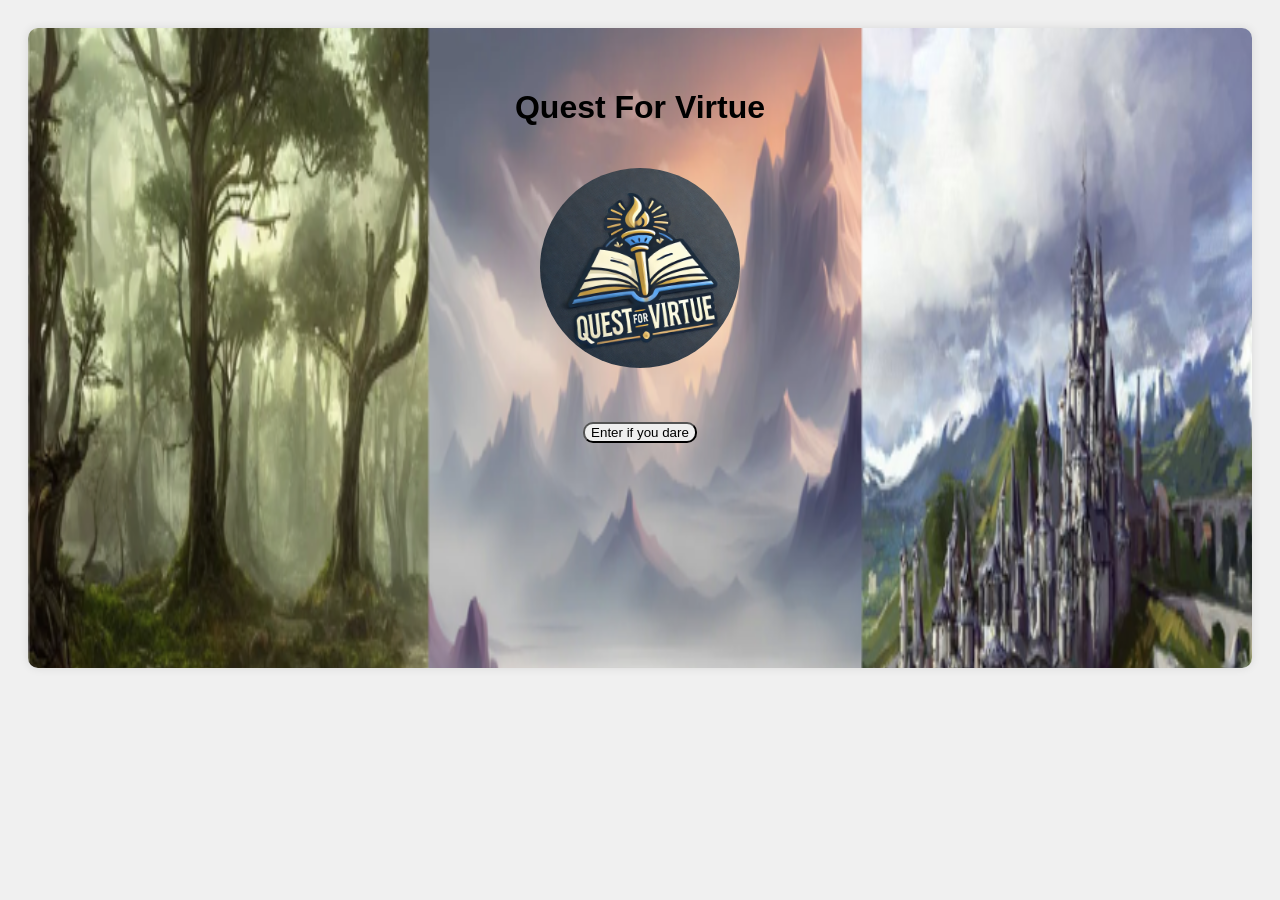
<file: index.html>
<!DOCTYPE html>
<html lang="en">
<head>
    <meta charset="UTF-8">
    <meta name="viewport" content="width=device-width, initial-scale=1.0">
    <title>Quest For Virtue</title>
    <link rel="stylesheet" href="styles.css">
    <link rel="shortcut icon" type="image/x-icon" href="logo.png">
</head>
<!--Here is a comment-->
<body>
    <div id = "landing-container">
        <div>
        <h1>Quest For Virtue</h1>
        <div id = "img-container">
            <img src="logo.png"/>

            
        </div>

            <a href="home.html"><button>Enter if you dare</button></a>

    </div>
    




</body>
</html>
</file>
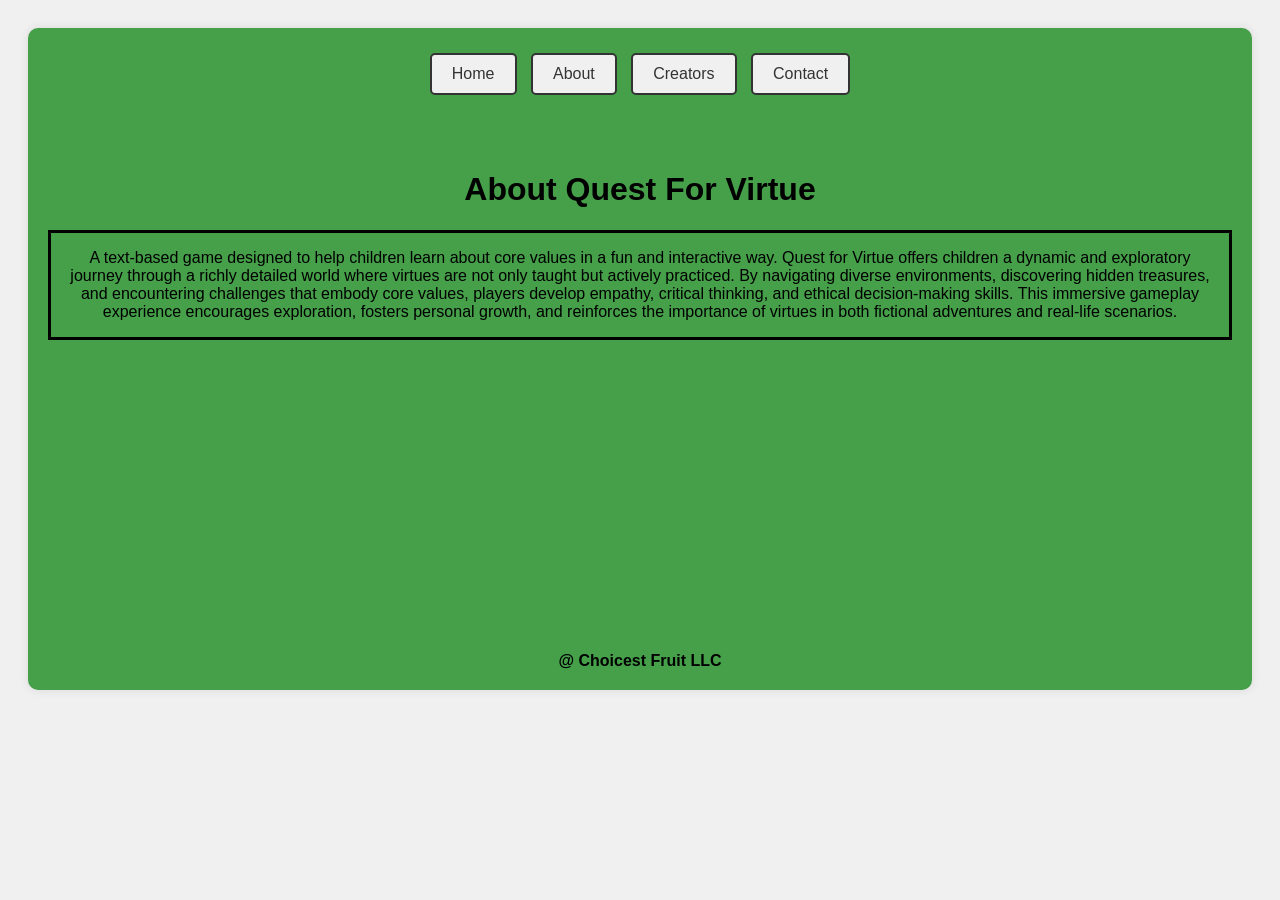
<file: about.html>
<!DOCTYPE html>
<html lang="en">
<head>
    <meta charset="UTF-8">
    <meta name="viewport" content="width=device-width, initial-scale=1.0">
    <title>Enchanted Adventure</title>
    <link rel="stylesheet" href="about.css">
    <link rel="shortcut icon" type="image/x-icon" href="logo.png">
</head>
<body>

    <div id="about-container">

        <div id="navbar">
            <a href="home.html">Home</a>
            <a href="about.html">About</a>
            <a href="creators.html">Creators</a>
            <a href="contact.html">Contact</a>
        </div>

        <div id="about-us">
            <h1>About Quest For Virtue</h1>
            <p class="animated-text">
                A text-based game designed to help children learn about core values 
                in a fun and interactive way. Quest for Virtue offers children a dynamic
                and exploratory journey through a richly detailed world where virtues are
                not only taught but actively practiced. By navigating diverse environments,
                discovering hidden treasures, and encountering challenges that embody core 
                values, players develop empathy, critical thinking, and ethical decision-making skills.
                This immersive gameplay experience encourages exploration, fosters personal growth,
                and reinforces the importance of virtues in both fictional adventures and real-life scenarios.
            </p>
        </div>

        <div id="footer">
            <h1>@ Choicest Fruit LLC</h1>
        </div>

    </div>

</body>
</html>
</file>
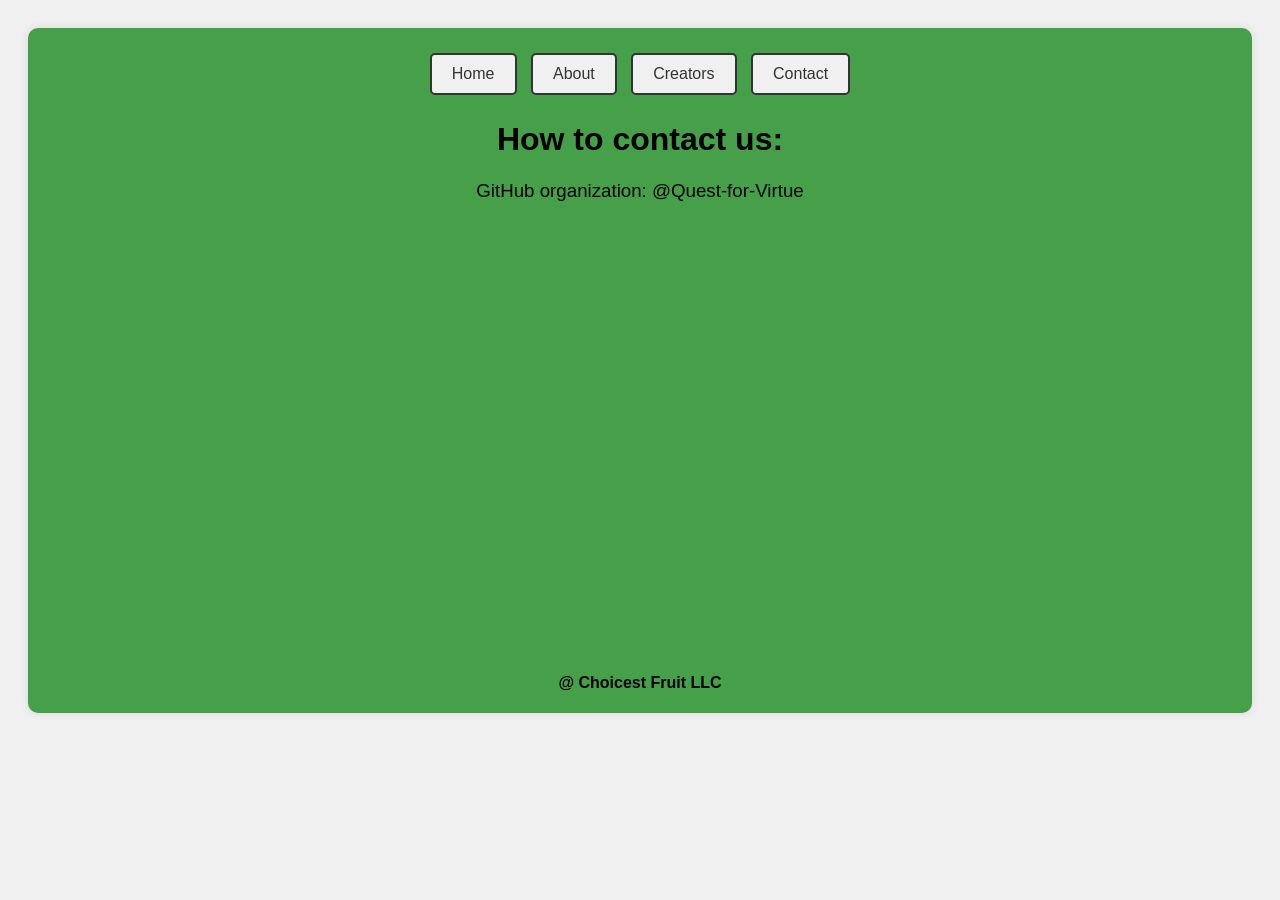
<file: contact.html>
<!DOCTYPE html>
<html lang="en">
<head>
    <meta charset="UTF-8">
    <meta name="viewport" content="width=device-width, initial-scale=1.0">
    <title>Enchanted Adventure</title>
    <link rel="stylesheet" href="contact.css">
    <link rel="shortcut icon" type="image/x-icon" href="logo.png">
</head>
<body>

    <div id="contacts-container">

        <div id="navbar">
            <a href="home.html">Home</a>
            <a href="about.html">About</a>
            <a href="creators.html">Creators</a>
            <a href="contact.html">Contact</a>
        </div>

        <h1 class="slide-in">How to contact us:</h1>
        <h3 class="fade-in">GitHub organization: @Quest-for-Virtue</h3>

        <div id="footer">
            <h1>@ Choicest Fruit LLC</h1>
        </div>

    </div>

</body>
</html>
</file>
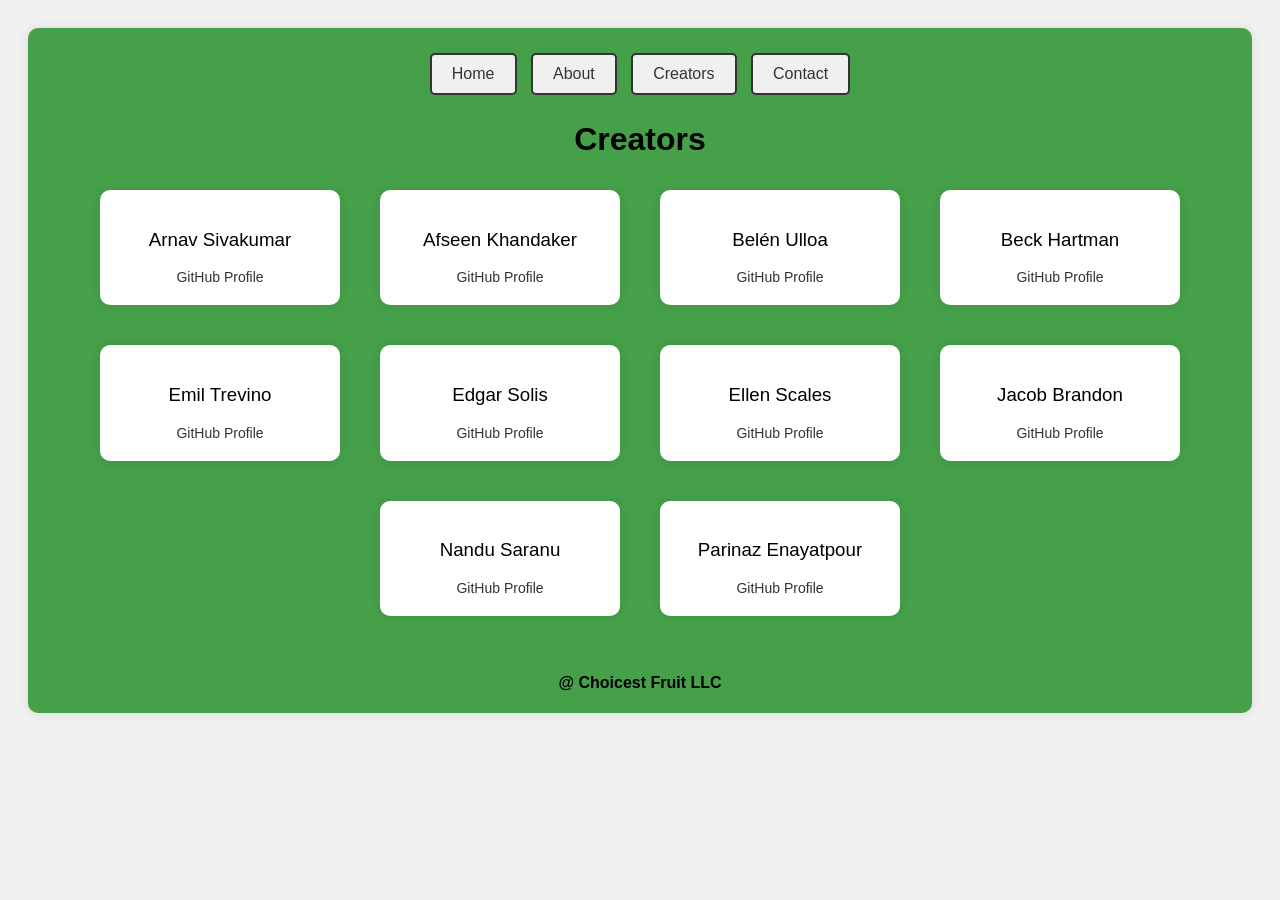
<file: creators.html>
<!DOCTYPE html>
<html lang="en">
<head>
    <meta charset="UTF-8">
    <meta name="viewport" content="width=device-width, initial-scale=1.0">
    <title>Enchanted Adventure</title>
    <link rel="stylesheet" href="creators.css">
</head>
<body>

    <div id="creators-container">

        <div id="navbar">
            <a href="home.html">Home</a>
            <a href="about.html">About</a>
            <a href="creators.html">Creators</a>
            <a href="contact.html">Contact</a>
        </div>

        <strong><h1>Creators</h1></strong>
        
        <div class="cards-container">
            <div class="card">
                <h3>Arnav Sivakumar</h3>
                <a href="https://github.com/arnavsiva" class="github-link" target="_blank">GitHub Profile</a>
            </div>
            <div class="card">
                <h3>Afseen Khandaker</h3>
                <a href="https://github.com/afseenk" class="github-link" target="_blank">GitHub Profile</a>
            </div>
            <div class="card">
                <h3>Belén Ulloa</h3>
                <a href="https://github.com/belennu" class="github-link" target="_blank">GitHub Profile</a>
            </div>
            <div class="card">
                <h3>Beck Hartman</h3>
                <a href="https://github.com/BeckHartman" class="github-link" target="_blank">GitHub Profile</a>
            </div>
            <div class="card">
                <h3>Emil Trevino</h3>
                <a href="https://github.com/Emil-Trevino" class="github-link" target="_blank">GitHub Profile</a>
            </div>
            <div class="card">
                <h3>Edgar Solis</h3>
                <a href="https://github.com/Edgar-solis" class="github-link" target="_blank">GitHub Profile</a>
            </div>
            <div class="card">
                <h3>Ellen Scales</h3>
                <a href="https://github.com/EllenScales19" class="github-link" target="_blank">GitHub Profile</a>
            </div>
            <div class="card">
                <h3>Jacob Brandon</h3>
                <a href="https://github.com/Jacob-brandon" class="github-link" target="_blank">GitHub Profile</a>
            </div>
            <div class="card">
                <h3>Nandu Saranu</h3>
                <a href="https://github.com/nandu234" class="github-link" target="_blank">GitHub Profile</a>
            </div>
            <div class="card">
                <h3>Parinaz Enayatpour</h3>
                <a href="https://github.com/UniversalTruth01" class="github-link" target="_blank">GitHub Profile</a>
            </div>
        </div>

        <div id="footer">
            <h1>@ Choicest Fruit LLC</h1>
        </div>

    </div>

</body>
</html>
</file>
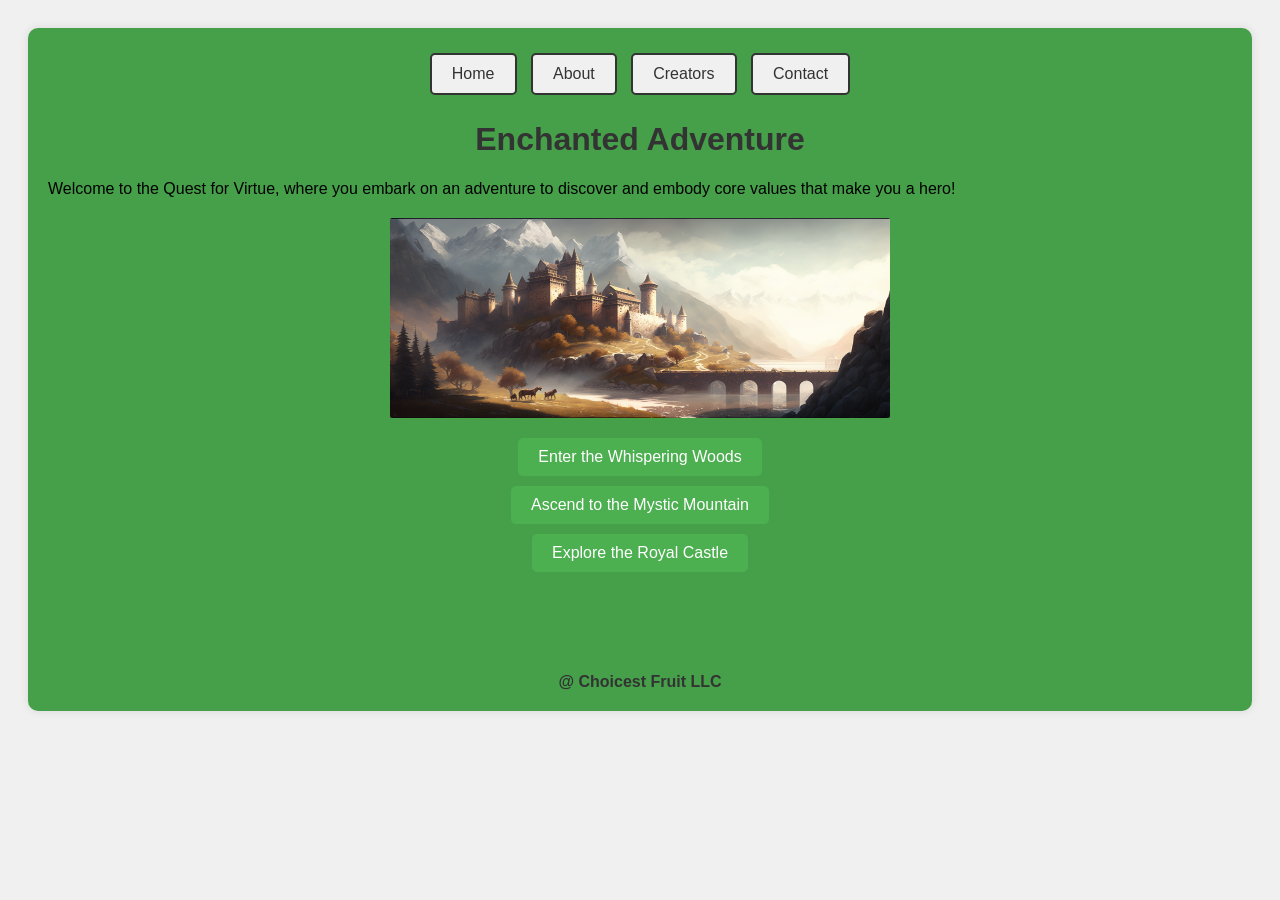
<file: home.html>
<!DOCTYPE html>
<html lang="en">
<head>
    <meta charset="UTF-8">
    <meta name="viewport" content="width=device-width, initial-scale=1.0">
    <title>Enchanted Adventure</title>
    <link rel="stylesheet" href="home.css">
    <link rel="shortcut icon" type="image/x-icon" href="logo.png">
</head>
<body>

    <div id="game-container">



        <div id = "navbar">
            <a href="home.html">Home</a>
            <a href="about.html">About</a>
            <a href="creators.html">Creators</a>
            <a href="contact.html">Contact</a>
        </div>

        <h1>Enchanted Adventure</h1>
        <div id="game-text">
            <!-- Game text and descriptions -->
        </div>
        <img id="scene-image" src="" alt="Scene Image">
        <div id="options-container">
            <!-- Options for player choices -->
        </div>

        <div id = "footer">
            <h1>@ Choicest Fruit LLC</h1>
        </div>

    </div>

    <audio id="background-music" loop autoplay>
        <!-- Add your background music source here -->
        <source src="background_music.mp3" type="audio/mpeg">
    </audio>    

    <script src="game.js"></script>
</body>
</html>
</file>
<file: styles.css>
body {
    font-family:'Lucida Sans', 'Lucida Sans Regular', 'Lucida Grande', 'Lucida Sans Unicode', Geneva, Verdana, sans-serif;
    background-color: #f0f0f0;
    text-align: center;
    padding: 20px;
}

#landing-container {
    max-width: 1200px;
    margin: 0 auto;
    background-image: url("landing_background.png");
    background-size: 100vw 100vh;
    background-repeat: no-repeat;
    border-radius: 10px;
    padding: 40px;
    box-shadow: 0 0 10px rgba(0, 0, 0, 0.1);
    height: 560px;
}



img{
    margin-top: 20px;
    height: 200px;
    width: 200px;
    border-radius: 150px;
    margin-bottom: 50px;
}

a,
button{
    text-decoration-color: black;
    border-radius: 10px;
}
</file>
<file: about.css>
body {
    font-family: 'Lucida Sans', 'Lucida Sans Regular', 'Lucida Grande', 'Lucida Sans Unicode', Geneva, Verdana, sans-serif;
    background-color: #f0f0f0;
    text-align: center;
    padding: 20px;
}

#navbar a {
    display: inline-block;
    padding: 10px 20px;
    margin: 5px;
    border: 2px solid #333;
    border-radius: 5px;
    text-decoration: none;
    color: #333;
    background-color: #f0f0f0;
    transition: background-color 0.3s ease, color 0.3s ease, transform 0.3s ease;
}

#navbar a:hover {
    background-color: #333;
    color: #fff;
    transform: scale(1.1);
}

#about-container {
    margin: 0 auto;
    background-color: #45a049;
    border-radius: 10px;
    padding: 20px;
    box-shadow: 0 0 10px rgba(0, 0, 0, 0.1);
    padding-bottom: 10px;
}

#about-us {
    padding-top: 50px;
}

.animated-text {
    border-width: 3px;
    border-style: solid;
    border-color: black;
    padding: 1em;
    animation: fadeInUp 1.5s ease-in-out;
}

@keyframes fadeInUp {
    from {
        opacity: 0;
        transform: translateY(20px);
    }
    to {
        opacity: 1;
        transform: translateY(0);
    }
}

#footer {
    align-items: center;
    text-align: center;
    color: black;
    padding-top: 285px;
    font-size: 8px;
}

@keyframes fadeIn {
    from {
        opacity: 0;
    }
    to {
        opacity: 1;
    }
}
</file>
<file: contact.css>
body {
    font-family: 'Lucida Sans', 'Lucida Sans Regular', 'Lucida Grande', 'Lucida Sans Unicode', Geneva, Verdana, sans-serif;
    background-color: #f0f0f0;
    text-align: center;
    padding: 20px;
}

#navbar a {
    display: inline-block;
    padding: 10px 20px;
    margin: 5px;
    border: 2px solid #333;
    border-radius: 5px;
    text-decoration: none;
    color: #333;
    background-color: #f0f0f0;
    transition: background-color 0.3s ease, color 0.3s ease, transform 0.3s ease;
}

#navbar a:hover {
    background-color: #333;
    color: #fff;
    transform: scale(1.1);
}

#contacts-container {
    margin: 0 auto;
    background-color: #45a049;
    border-radius: 10px;
    padding: 20px;
    box-shadow: 0 0 10px rgba(0, 0, 0, 0.1);
    padding-bottom: 10px;
}

h2 {
    font-weight: bold;
    animation: slideIn 1.5s ease-in-out;
}

h3 {
    font-weight: normal;
    animation: fadeIn 2s ease-in-out;
}

@keyframes slideIn {
    from {
        opacity: 0;
        transform: translateX(-100%);
    }
    to {
        opacity: 1;
        transform: translateX(0);
    }
}

@keyframes fadeIn {
    from {
        opacity: 0;
    }
    to {
        opacity: 1;
    }
}

#footer {
    align-items: center;
    text-align: center;
    color: black;
    padding-top: 443px;
    font-size: 8px;
}
</file>
<file: creators.css>
body {
    font-family: 'Lucida Sans', 'Lucida Sans Regular', 'Lucida Grande', 'Lucida Sans Unicode', Geneva, Verdana, sans-serif;
    background-color: #f0f0f0;
    text-align: center;
    padding: 20px;
}

#navbar a {
    display: inline-block;
    padding: 10px 20px;
    margin: 5px;
    border: 2px solid #333;
    border-radius: 5px;
    text-decoration: none;
    color: #333;
    background-color: #f0f0f0;
    transition: background-color 0.3s ease, color 0.3s ease;
}

#navbar a:hover {
    background-color: #333;
    color: #fff;
}

#creators-container {
    margin: 0 auto;
    background-color: #45a049;
    border-radius: 10px;
    padding: 20px;
    box-shadow: 0 0 10px rgba(0, 0, 0, 0.1);
    padding-bottom: 10px;
}

.cards-container {
    display: flex;
    flex-wrap: wrap;
    justify-content: center;
    gap: 20px;
}

.card {
    background-color: #ffffff;
    border-radius: 10px;
    box-shadow: 0 0 10px rgba(0, 0, 0, 0.1);
    padding: 20px;
    margin: 10px;
    width: 200px;
    text-align: center;
    transition: transform 0.3s ease, box-shadow 0.3s ease;
}

.card:hover {
    transform: translateY(-10px);
    box-shadow: 0 20px 30px rgba(0, 0, 0, 0.2);
}

h3 {
    font-weight: lighter;
}

.github-link {
    display: block;
    margin-top: 10px;
    color: #333;
    text-decoration: none;
    font-size: 14px;
    transition: color 0.3s ease;
}

.github-link:hover {
    color: #45a049;
}

#footer {
    align-items: center;
    text-align: center;
    color: black;
    padding-top: 37px;
    font-size: 8px;
}
</file>
<file: home.css>
body {
    font-family: 'Lucida Sans', 'Lucida Sans Regular', 'Lucida Grande', 'Lucida Sans Unicode', Geneva, Verdana, sans-serif;
    background-color: #f0f0f0;
    text-align: center;
    padding: 20px;
}

#navbar a {
    display: inline-block;
    padding: 10px 20px;
    margin: 5px;
    border: 2px solid #333;
    border-radius: 5px;
    text-decoration: none;
    color: #333;
    background-color: #f0f0f0;
    transition: background-color 0.3s ease, color 0.3s ease;
}

#navbar a:hover {
    background-color: #333;
    color: #fff;
}

#game-container {
    margin: 0 auto;
    background-color: #45a049;
    border-radius: 10px;
    padding: 20px;
    box-shadow: 0 0 10px rgba(0, 0, 0, 0.1);
    padding-bottom: 10px;
}

h1 {
    color: #333;
}

#game-text {
    margin-bottom: 20px;
    text-align: left;
}

#options-container {
    display: flex;
    flex-direction: column;
    gap: 10px;
    align-items: center;
}

.option-button {
    background-color: #4CAF50;
    color: white;
    border: none;
    padding: 10px 20px;
    text-align: center;
    text-decoration: none;
    display: inline-block;
    font-size: 16px;
    cursor: pointer;
    border-radius: 5px;
    transition: background-color 0.3s ease;
}

.option-button:hover {
    background-color: white;
    color: #45a049;
}

.stat {
    margin-bottom: 5px;
    font-size: 14px;
    font-weight: bold;
}

#footer{
    align-items: center;
    text-align: center;
    color: black;
    padding-top: 90px;
    font-size: 8px;
}

#scene-image{
    height: 200px;
    width: 500px;
    max-width: 100%;
    border-radius: 2px;
    display: block;
    margin: 20px auto; 
}
</file>
